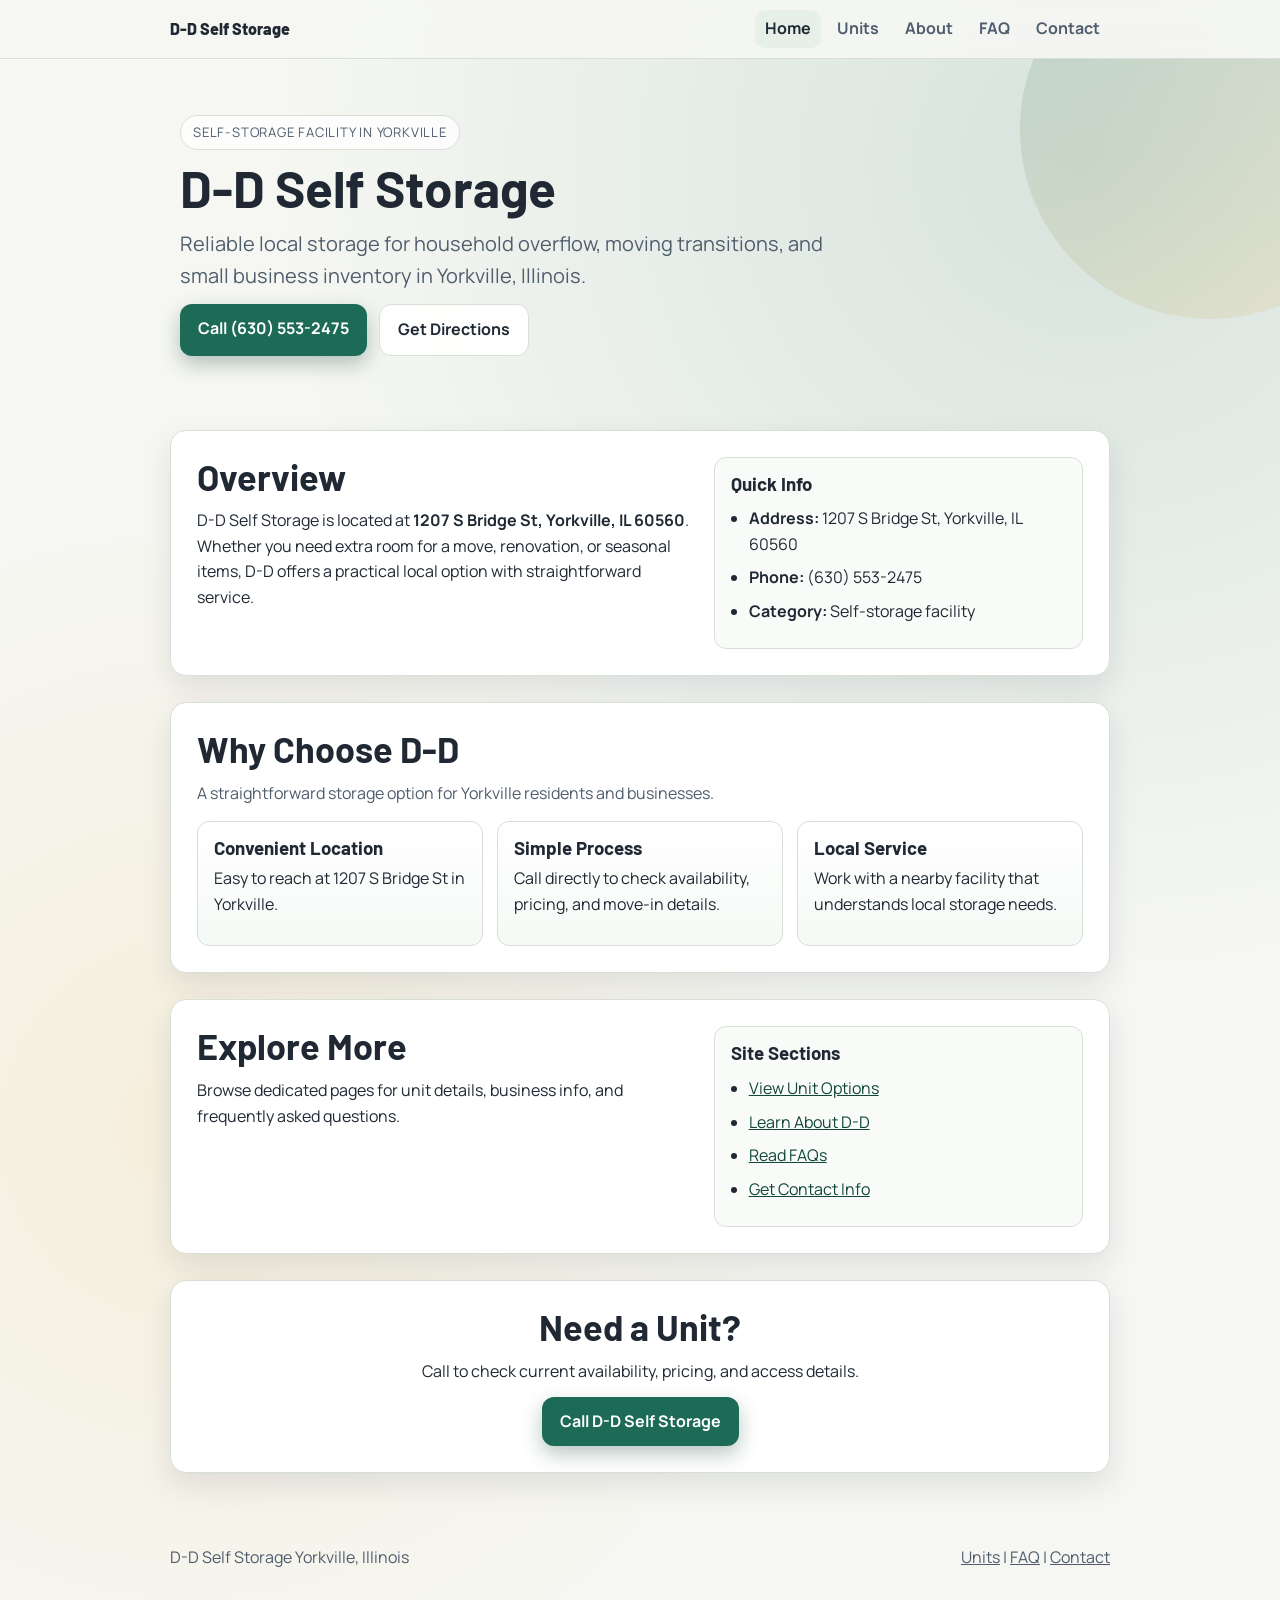
<file: index.html>
<!DOCTYPE html>
<html lang="en">
<head>
  <meta charset="UTF-8">
  <meta name="viewport" content="width=device-width, initial-scale=1.0">
  <meta name="description" content="D-D Self Storage in Yorkville, IL. Contact for storage availability and pricing.">
  <title>D-D Self Storage | Yorkville, IL</title>
  <link rel="preconnect" href="https://fonts.googleapis.com">
  <link rel="preconnect" href="https://fonts.gstatic.com" crossorigin>
  <link href="https://fonts.googleapis.com/css2?family=Barlow:wght@400;500;600;700;800&family=Manrope:wght@400;500;700&display=swap" rel="stylesheet">
  <link rel="stylesheet" href="css/styles.css">
</head>
<body>
  <nav class="top-nav" aria-label="Primary">
    <div class="top-nav-inner">
      <a class="brand" href="#top">D-D Self Storage</a>
      <div class="top-links">
        <a class="active" href="index.html">Home</a>
        <a href="units.html">Units</a>
        <a href="about.html">About</a>
        <a href="faq.html">FAQ</a>
        <a href="contact.html">Contact</a>
      </div>
    </div>
  </nav>

  <header class="hero" id="top">
    <div class="hero-inner">
      <p class="kicker">Self-Storage Facility In Yorkville</p>
      <h1>D-D Self Storage</h1>
      <p class="lead">
        Reliable local storage for household overflow, moving transitions, and small business
        inventory in Yorkville, Illinois.
      </p>

      <div class="hero-actions">
        <a class="btn btn-primary" href="tel:+16305532475">Call (630) 553-2475</a>
        <a class="btn btn-outline" target="_blank" rel="noopener noreferrer" href="https://www.google.com/maps/search/?api=1&query=1207+S+Bridge+St+Yorkville+IL+60560">Get Directions</a>
      </div>
    </div>
    <div class="hero-accent" aria-hidden="true"></div>
  </header>

  <main>
    <section class="section section-grid" id="overview">
      <div>
        <h2>Overview</h2>
        <p>
          D-D Self Storage is located at <strong>1207 S Bridge St, Yorkville, IL 60560</strong>.
          Whether you need extra room for a move, renovation, or seasonal items, D-D offers a
          practical local option with straightforward service.
        </p>
      </div>
      <aside class="info-card">
        <h3>Quick Info</h3>
        <ul>
          <li><strong>Address:</strong> 1207 S Bridge St, Yorkville, IL 60560</li>
          <li><strong>Phone:</strong> (630) 553-2475</li>
          <li><strong>Category:</strong> Self-storage facility</li>
        </ul>
      </aside>
    </section>

    <section class="section" id="highlights">
      <h2>Why Choose D-D</h2>
      <p class="section-intro">A straightforward storage option for Yorkville residents and businesses.</p>

      <div class="highlights-wrap">
        <article class="highlight">
          <h3>Convenient Location</h3>
          <p>Easy to reach at 1207 S Bridge St in Yorkville.</p>
        </article>

        <article class="highlight">
          <h3>Simple Process</h3>
          <p>Call directly to check availability, pricing, and move-in details.</p>
        </article>

        <article class="highlight">
          <h3>Local Service</h3>
          <p>Work with a nearby facility that understands local storage needs.</p>
        </article>
      </div>
    </section>

    <section class="section section-grid" id="next-steps">
      <div>
        <h2>Explore More</h2>
        <p>
          Browse dedicated pages for unit details, business info, and frequently asked questions.
        </p>
      </div>
      <aside class="info-card">
        <h3>Site Sections</h3>
        <ul>
          <li><a href="units.html">View Unit Options</a></li>
          <li><a href="about.html">Learn About D-D</a></li>
          <li><a href="faq.html">Read FAQs</a></li>
          <li><a href="contact.html">Get Contact Info</a></li>
        </ul>
      </aside>
    </section>

    <section class="section cta" id="contact">
      <h2>Need a Unit?</h2>
      <p>Call to check current availability, pricing, and access details.</p>
      <a class="btn btn-primary" href="tel:+16305532475">Call D-D Self Storage</a>
    </section>
  </main>

  <footer class="footer">
    <p>D-D Self Storage Yorkville, Illinois</p>
    <p>
      <a href="units.html">Units</a> |
      <a href="faq.html">FAQ</a> |
      <a href="contact.html">Contact</a>
    </p>
  </footer>
</body>
</html>
</file>
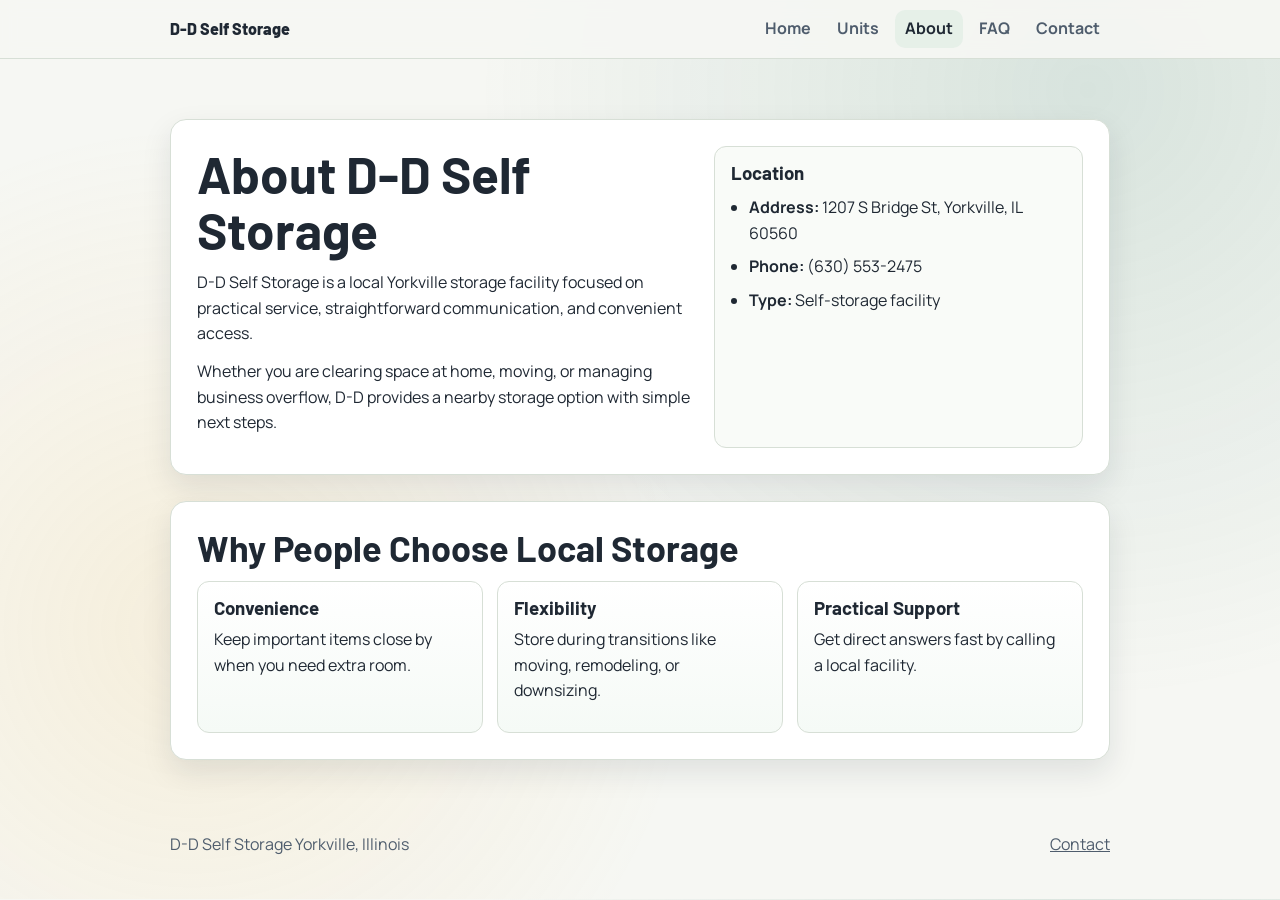
<file: about.html>
<!DOCTYPE html>
<html lang="en">
<head>
  <meta charset="UTF-8">
  <meta name="viewport" content="width=device-width, initial-scale=1.0">
  <meta name="description" content="About D-D Self Storage in Yorkville, IL.">
  <title>About | D-D Self Storage</title>
  <link rel="preconnect" href="https://fonts.googleapis.com">
  <link rel="preconnect" href="https://fonts.gstatic.com" crossorigin>
  <link href="https://fonts.googleapis.com/css2?family=Barlow:wght@400;500;600;700;800&family=Manrope:wght@400;500;700&display=swap" rel="stylesheet">
  <link rel="stylesheet" href="css/styles.css">
</head>
<body>
  <nav class="top-nav" aria-label="Primary">
    <div class="top-nav-inner">
      <a class="brand" href="index.html">D-D Self Storage</a>
      <div class="top-links">
        <a href="index.html">Home</a>
        <a href="units.html">Units</a>
        <a class="active" href="about.html">About</a>
        <a href="faq.html">FAQ</a>
        <a href="contact.html">Contact</a>
      </div>
    </div>
  </nav>

  <main class="page-hero">
    <section class="section section-grid">
      <div>
        <h1>About D-D Self Storage</h1>
        <p>
          D-D Self Storage is a local Yorkville storage facility focused on practical service,
          straightforward communication, and convenient access.
        </p>
        <p>
          Whether you are clearing space at home, moving, or managing business overflow,
          D-D provides a nearby storage option with simple next steps.
        </p>
      </div>
      <aside class="info-card">
        <h3>Location</h3>
        <ul>
          <li><strong>Address:</strong> 1207 S Bridge St, Yorkville, IL 60560</li>
          <li><strong>Phone:</strong> (630) 553-2475</li>
          <li><strong>Type:</strong> Self-storage facility</li>
        </ul>
      </aside>
    </section>

    <section class="section">
      <h2>Why People Choose Local Storage</h2>
      <div class="highlights-wrap">
        <article class="highlight">
          <h3>Convenience</h3>
          <p>Keep important items close by when you need extra room.</p>
        </article>
        <article class="highlight">
          <h3>Flexibility</h3>
          <p>Store during transitions like moving, remodeling, or downsizing.</p>
        </article>
        <article class="highlight">
          <h3>Practical Support</h3>
          <p>Get direct answers fast by calling a local facility.</p>
        </article>
      </div>
    </section>
  </main>

  <footer class="footer">
    <p>D-D Self Storage Yorkville, Illinois</p>
    <p><a href="contact.html">Contact</a></p>
  </footer>
</body>
</html>
</file>
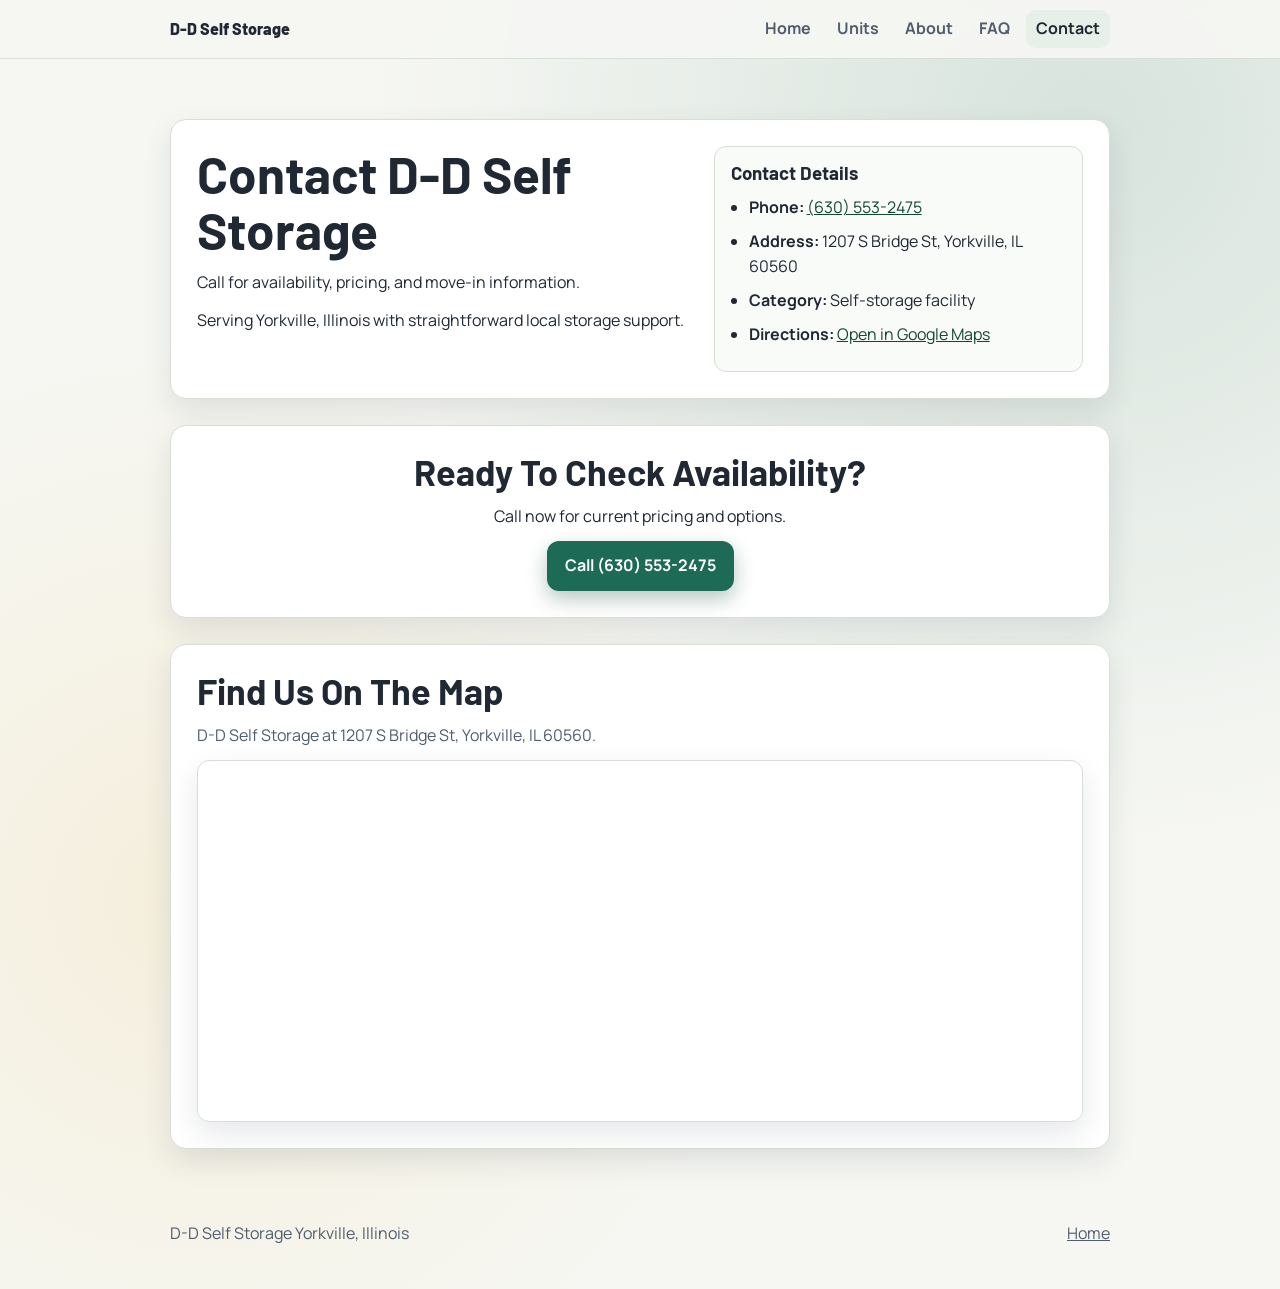
<file: contact.html>
<!DOCTYPE html>
<html lang="en">
<head>
  <meta charset="UTF-8">
  <meta name="viewport" content="width=device-width, initial-scale=1.0">
  <meta name="description" content="Contact D-D Self Storage in Yorkville, IL for availability and pricing.">
  <title>Contact | D-D Self Storage</title>
  <link rel="preconnect" href="https://fonts.googleapis.com">
  <link rel="preconnect" href="https://fonts.gstatic.com" crossorigin>
  <link href="https://fonts.googleapis.com/css2?family=Barlow:wght@400;500;600;700;800&family=Manrope:wght@400;500;700&display=swap" rel="stylesheet">
  <link rel="stylesheet" href="css/styles.css">
</head>
<body>
  <nav class="top-nav" aria-label="Primary">
    <div class="top-nav-inner">
      <a class="brand" href="index.html">D-D Self Storage</a>
      <div class="top-links">
        <a href="index.html">Home</a>
        <a href="units.html">Units</a>
        <a href="about.html">About</a>
        <a href="faq.html">FAQ</a>
        <a class="active" href="contact.html">Contact</a>
      </div>
    </div>
  </nav>

  <main class="page-hero">
    <section class="section section-grid">
      <div>
        <h1>Contact D-D Self Storage</h1>
        <p>Call for availability, pricing, and move-in information.</p>
        <p>
          Serving Yorkville, Illinois with straightforward local storage support.
        </p>
      </div>
      <aside class="info-card">
        <h3>Contact Details</h3>
        <ul>
          <li><strong>Phone:</strong> <a href="tel:+16305532475">(630) 553-2475</a></li>
          <li><strong>Address:</strong> 1207 S Bridge St, Yorkville, IL 60560</li>
          <li><strong>Category:</strong> Self-storage facility</li>
          <li>
            <strong>Directions:</strong>
            <a target="_blank" rel="noopener noreferrer" href="https://www.google.com/maps/search/?api=1&query=1207+S+Bridge+St+Yorkville+IL+60560">Open in Google Maps</a>
          </li>
        </ul>
      </aside>
    </section>

    <section class="section cta">
      <h2>Ready To Check Availability?</h2>
      <p>Call now for current pricing and options.</p>
      <a class="btn btn-primary" href="tel:+16305532475">Call (630) 553-2475</a>
    </section>

    <section class="section" aria-labelledby="map-heading">
      <h2 id="map-heading">Find Us On The Map</h2>
      <p class="section-intro">D-D Self Storage at 1207 S Bridge St, Yorkville, IL 60560.</p>
      <div class="map-frame-wrap">
        <iframe
          class="map-frame"
          title="Map to D-D Self Storage in Yorkville, Illinois"
          src="https://www.google.com/maps?q=1207+S+Bridge+St+Yorkville+IL+60560&output=embed"
          loading="lazy"
          referrerpolicy="no-referrer-when-downgrade"
          allowfullscreen
        ></iframe>
      </div>
    </section>
  </main>

  <footer class="footer">
    <p>D-D Self Storage Yorkville, Illinois</p>
    <p><a href="index.html">Home</a></p>
  </footer>
</body>
</html>
</file>
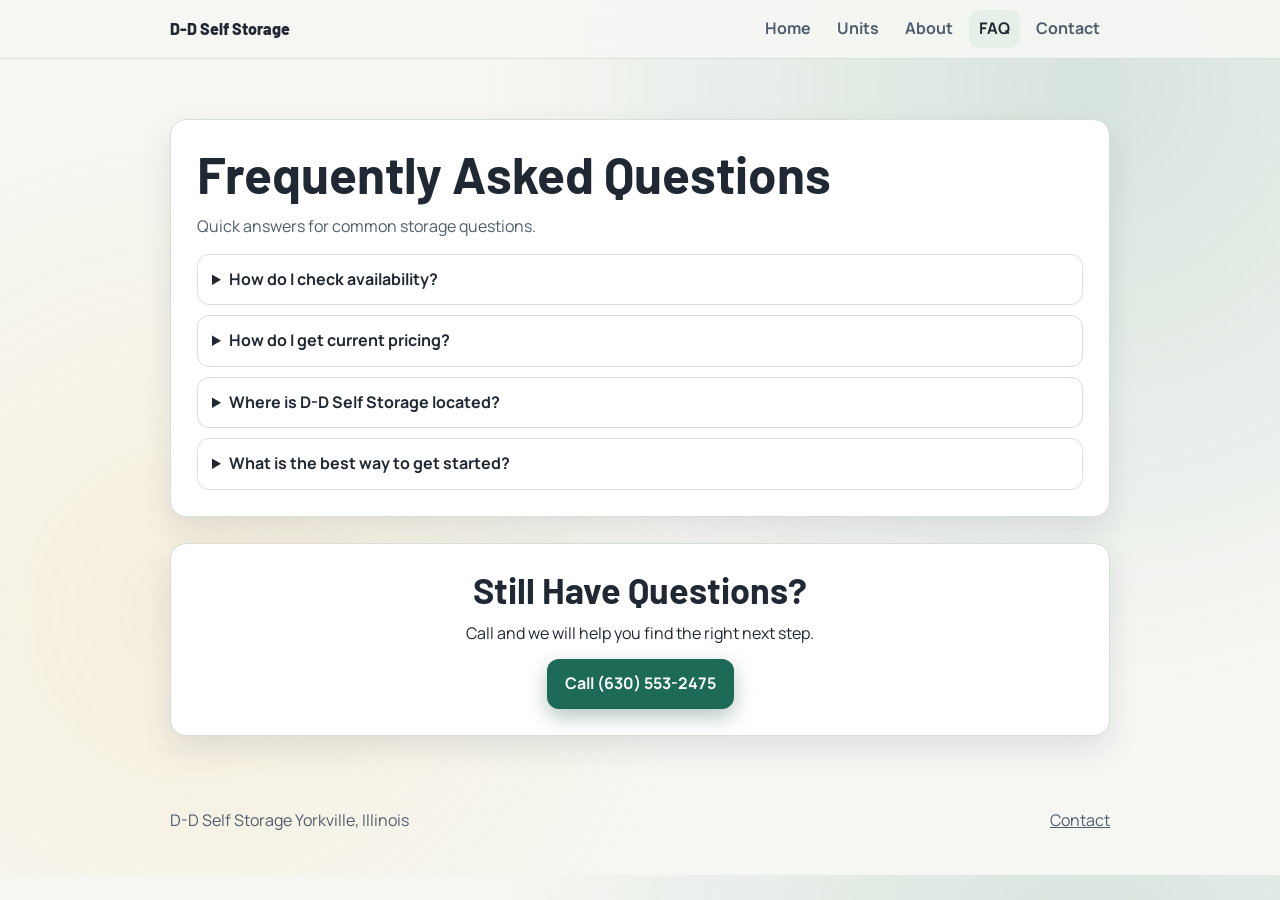
<file: faq.html>
<!DOCTYPE html>
<html lang="en">
<head>
  <meta charset="UTF-8">
  <meta name="viewport" content="width=device-width, initial-scale=1.0">
  <meta name="description" content="Frequently asked questions for D-D Self Storage in Yorkville, IL.">
  <title>FAQ | D-D Self Storage</title>
  <link rel="preconnect" href="https://fonts.googleapis.com">
  <link rel="preconnect" href="https://fonts.gstatic.com" crossorigin>
  <link href="https://fonts.googleapis.com/css2?family=Barlow:wght@400;500;600;700;800&family=Manrope:wght@400;500;700&display=swap" rel="stylesheet">
  <link rel="stylesheet" href="css/styles.css">
</head>
<body>
  <nav class="top-nav" aria-label="Primary">
    <div class="top-nav-inner">
      <a class="brand" href="index.html">D-D Self Storage</a>
      <div class="top-links">
        <a href="index.html">Home</a>
        <a href="units.html">Units</a>
        <a href="about.html">About</a>
        <a class="active" href="faq.html">FAQ</a>
        <a href="contact.html">Contact</a>
      </div>
    </div>
  </nav>

  <main class="page-hero">
    <section class="section">
      <h1>Frequently Asked Questions</h1>
      <p class="section-intro">Quick answers for common storage questions.</p>

      <div class="faq-wrap">
        <details>
          <summary>How do I check availability?</summary>
          <p>Call (630) 553-2475 and we can confirm current openings.</p>
        </details>

        <details>
          <summary>How do I get current pricing?</summary>
          <p>Rates can change, so the fastest option is to call directly.</p>
        </details>

        <details>
          <summary>Where is D-D Self Storage located?</summary>
          <p>1207 S Bridge St, Yorkville, IL 60560.</p>
        </details>

        <details>
          <summary>What is the best way to get started?</summary>
          <p>Call first so we can confirm availability and unit options.</p>
        </details>
      </div>
    </section>

    <section class="section cta">
      <h2>Still Have Questions?</h2>
      <p>Call and we will help you find the right next step.</p>
      <a class="btn btn-primary" href="tel:+16305532475">Call (630) 553-2475</a>
    </section>
  </main>

  <footer class="footer">
    <p>D-D Self Storage Yorkville, Illinois</p>
    <p><a href="contact.html">Contact</a></p>
  </footer>
</body>
</html>
</file>
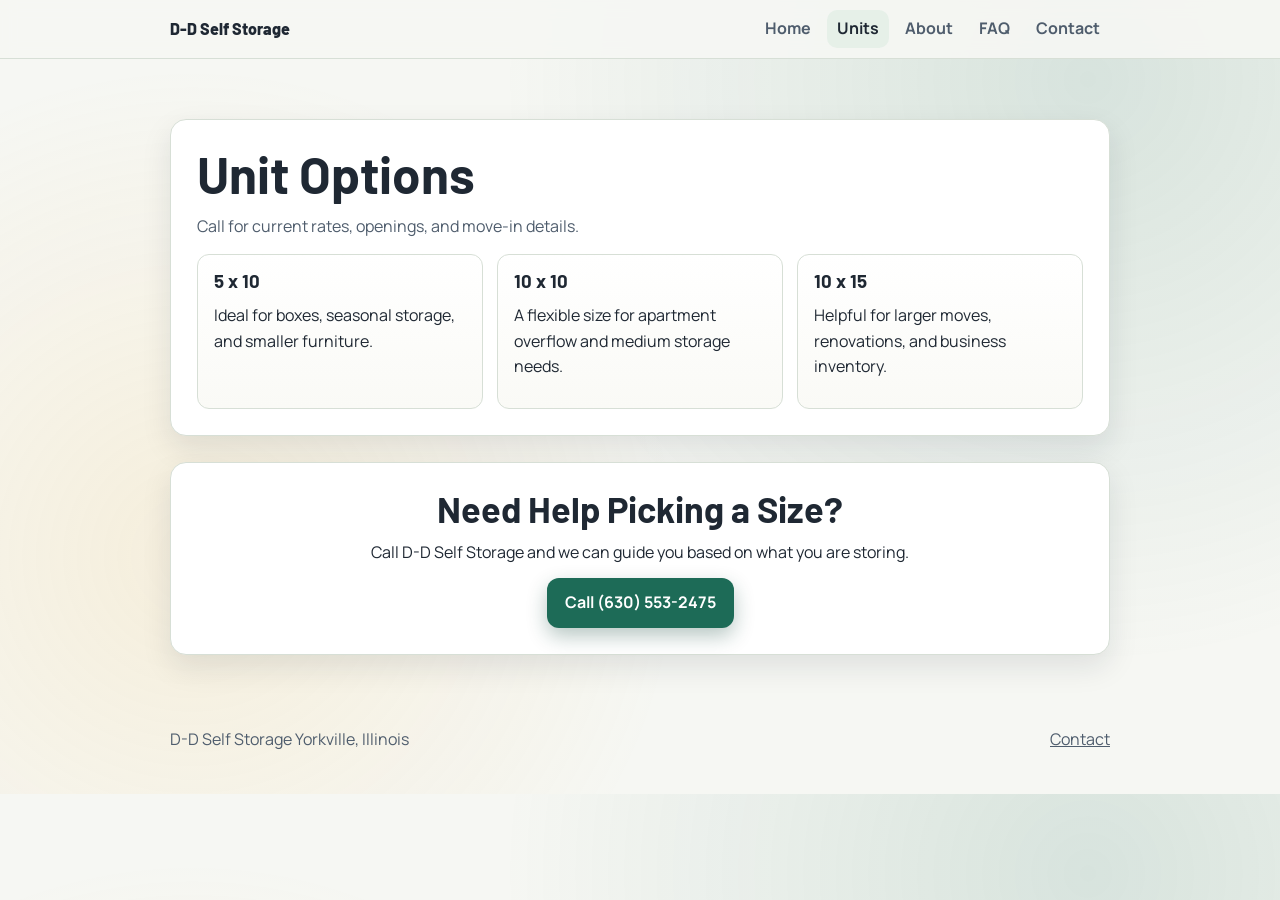
<file: units.html>
<!DOCTYPE html>
<html lang="en">
<head>
  <meta charset="UTF-8">
  <meta name="viewport" content="width=device-width, initial-scale=1.0">
  <meta name="description" content="Unit options at D-D Self Storage in Yorkville, IL. Call for availability and pricing.">
  <title>Units | D-D Self Storage</title>
  <link rel="preconnect" href="https://fonts.googleapis.com">
  <link rel="preconnect" href="https://fonts.gstatic.com" crossorigin>
  <link href="https://fonts.googleapis.com/css2?family=Barlow:wght@400;500;600;700;800&family=Manrope:wght@400;500;700&display=swap" rel="stylesheet">
  <link rel="stylesheet" href="css/styles.css">
</head>
<body>
  <nav class="top-nav" aria-label="Primary">
    <div class="top-nav-inner">
      <a class="brand" href="index.html">D-D Self Storage</a>
      <div class="top-links">
        <a href="index.html">Home</a>
        <a class="active" href="units.html">Units</a>
        <a href="about.html">About</a>
        <a href="faq.html">FAQ</a>
        <a href="contact.html">Contact</a>
      </div>
    </div>
  </nav>

  <main class="page-hero">
    <section class="section">
      <h1>Unit Options</h1>
      <p class="section-intro">Call for current rates, openings, and move-in details.</p>

      <div class="units-wrap">
        <article class="unit-card">
          <h3>5 x 10</h3>
          <p>Ideal for boxes, seasonal storage, and smaller furniture.</p>
        </article>

        <article class="unit-card">
          <h3>10 x 10</h3>
          <p>A flexible size for apartment overflow and medium storage needs.</p>
        </article>

        <article class="unit-card">
          <h3>10 x 15</h3>
          <p>Helpful for larger moves, renovations, and business inventory.</p>
        </article>
      </div>
    </section>

    <section class="section cta">
      <h2>Need Help Picking a Size?</h2>
      <p>Call D-D Self Storage and we can guide you based on what you are storing.</p>
      <a class="btn btn-primary" href="tel:+16305532475">Call (630) 553-2475</a>
    </section>
  </main>

  <footer class="footer">
    <p>D-D Self Storage Yorkville, Illinois</p>
    <p><a href="contact.html">Contact</a></p>
  </footer>
</body>
</html>
</file>
<file: css/styles.css>
:root {
  --bg: #f6f7f3;
  --ink: #1f2833;
  --ink-soft: #4f5d6d;
  --brand: #1d6b57;
  --brand-dark: #114737;
  --card: #ffffff;
  --line: #d7dfd6;
  --accent: #f2b950;
  --radius: 16px;
  --shadow: 0 12px 30px rgba(17, 34, 51, 0.1);
}

* {
  box-sizing: border-box;
}

html {
  scroll-behavior: smooth;
}

body {
  margin: 0;
  font-family: Manrope, "Segoe UI", Tahoma, sans-serif;
  color: var(--ink);
  background:
    radial-gradient(circle at 85% 10%, rgba(29, 107, 87, 0.14), transparent 45%),
    radial-gradient(circle at 15% 70%, rgba(242, 185, 80, 0.14), transparent 40%),
    var(--bg);
  line-height: 1.6;
}

h1,
h2,
h3 {
  font-family: Barlow, "Arial Narrow", sans-serif;
  margin: 0 0 12px;
  line-height: 1.1;
}

h1 {
  font-size: clamp(2rem, 4vw, 3.5rem);
}

h2 {
  font-size: clamp(1.5rem, 3vw, 2.25rem);
}

p {
  margin: 0 0 12px;
}

.top-nav {
  position: sticky;
  top: 0;
  z-index: 30;
  border-bottom: 1px solid var(--line);
  background: rgba(246, 247, 243, 0.92);
  backdrop-filter: blur(8px);
}

.top-nav-inner {
  max-width: 980px;
  margin: 0 auto;
  padding: 10px 20px;
  display: flex;
  align-items: center;
  justify-content: space-between;
  gap: 12px;
}

.brand {
  font-family: Barlow, "Arial Narrow", sans-serif;
  font-weight: 800;
  color: var(--ink);
  text-decoration: none;
}

.top-links {
  display: flex;
  gap: 6px;
  flex-wrap: wrap;
}

.top-links a {
  text-decoration: none;
  color: var(--ink-soft);
  font-weight: 700;
  padding: 6px 10px;
  border-radius: 10px;
}

.top-links a:hover {
  color: var(--ink);
  background: #eef4ef;
}

.top-links a.active {
  color: var(--ink);
  background: #e6f0e8;
}

.hero {
  padding: 56px 20px 48px;
  position: relative;
  overflow: hidden;
}

.page-hero {
  padding-top: 34px;
}

.hero-inner {
  max-width: 920px;
  margin: 0 auto;
  position: relative;
  z-index: 2;
  animation: rise-in 0.7s ease-out both;
}

.hero-accent {
  position: absolute;
  right: -120px;
  top: -120px;
  width: 380px;
  height: 380px;
  border-radius: 50%;
  background: linear-gradient(150deg, var(--brand), var(--accent));
  opacity: 0.16;
}

.kicker {
  display: inline-block;
  margin-bottom: 10px;
  padding: 6px 12px;
  border: 1px solid var(--line);
  border-radius: 999px;
  font-size: 0.82rem;
  letter-spacing: 0.06em;
  text-transform: uppercase;
  color: var(--ink-soft);
  background: rgba(255, 255, 255, 0.75);
}

.lead {
  font-size: clamp(1rem, 2vw, 1.25rem);
  color: var(--ink-soft);
  max-width: 54ch;
}

.hero-actions {
  display: flex;
  gap: 12px;
  flex-wrap: wrap;
}

.btn {
  display: inline-block;
  text-decoration: none;
  font-weight: 700;
  border-radius: 12px;
  padding: 12px 18px;
  transition: transform 0.2s ease, box-shadow 0.2s ease;
}

.btn:hover {
  transform: translateY(-1px);
}

.btn-primary {
  background: var(--brand);
  color: #fff;
  box-shadow: 0 8px 20px rgba(17, 71, 55, 0.3);
}

.btn-primary:hover {
  background: var(--brand-dark);
}

.btn-outline {
  border: 1px solid var(--line);
  color: var(--ink);
  background: rgba(255, 255, 255, 0.88);
}

main {
  max-width: 980px;
  margin: 0 auto;
  padding: 0 20px 50px;
}

.section {
  margin-top: 26px;
  background: var(--card);
  border: 1px solid var(--line);
  border-radius: var(--radius);
  padding: 26px;
  box-shadow: var(--shadow);
  animation: rise-in 0.8s ease both;
}

.section-grid {
  display: grid;
  gap: 18px;
  grid-template-columns: 1.35fr 1fr;
}

.info-card {
  background: #f9fbf8;
  border: 1px solid var(--line);
  border-radius: 12px;
  padding: 16px;
}

.info-card ul {
  margin: 8px 0 0;
  padding-left: 18px;
}

.info-card li {
  margin-bottom: 8px;
}

.section-intro {
  color: var(--ink-soft);
}

.highlights-wrap {
  display: grid;
  grid-template-columns: repeat(3, minmax(0, 1fr));
  gap: 14px;
  margin-top: 14px;
}

.highlight {
  border: 1px solid var(--line);
  border-radius: 12px;
  padding: 16px;
  background: linear-gradient(180deg, #ffffff, #f5faf6);
}

.highlight h3 {
  margin-bottom: 8px;
}

.units-wrap {
  display: grid;
  grid-template-columns: repeat(3, minmax(0, 1fr));
  gap: 14px;
  margin-top: 14px;
}

.unit-card {
  border: 1px solid var(--line);
  border-radius: 12px;
  padding: 16px;
  background: linear-gradient(180deg, #ffffff, #fafaf6);
}

.faq-wrap {
  margin-top: 14px;
  display: grid;
  gap: 10px;
}

.faq-wrap details {
  border: 1px solid var(--line);
  border-radius: 12px;
  padding: 12px 14px;
  background: #fff;
}

.faq-wrap summary {
  cursor: pointer;
  font-weight: 700;
}

.faq-wrap p {
  margin: 10px 0 0;
  color: var(--ink-soft);
}

.info-card a {
  color: var(--brand-dark);
}

.map-frame-wrap {
  margin-top: 12px;
  border: 1px solid var(--line);
  border-radius: 12px;
  overflow: hidden;
  box-shadow: var(--shadow);
}

.map-frame {
  display: block;
  width: 100%;
  min-height: 360px;
  border: 0;
}

.cta {
  text-align: center;
}

.footer {
  max-width: 980px;
  margin: 22px auto 30px;
  padding: 0 20px;
  color: var(--ink-soft);
  display: flex;
  justify-content: space-between;
  gap: 10px;
  flex-wrap: wrap;
}

.footer a {
  color: inherit;
}

@keyframes rise-in {
  from {
    opacity: 0;
    transform: translateY(14px);
  }

  to {
    opacity: 1;
    transform: translateY(0);
  }
}

@media (max-width: 860px) {
  .section-grid,
  .highlights-wrap,
  .units-wrap {
    grid-template-columns: 1fr;
  }

  .section {
    padding: 20px;
  }

  .top-nav-inner {
    flex-direction: column;
    align-items: flex-start;
  }
}
</file>
